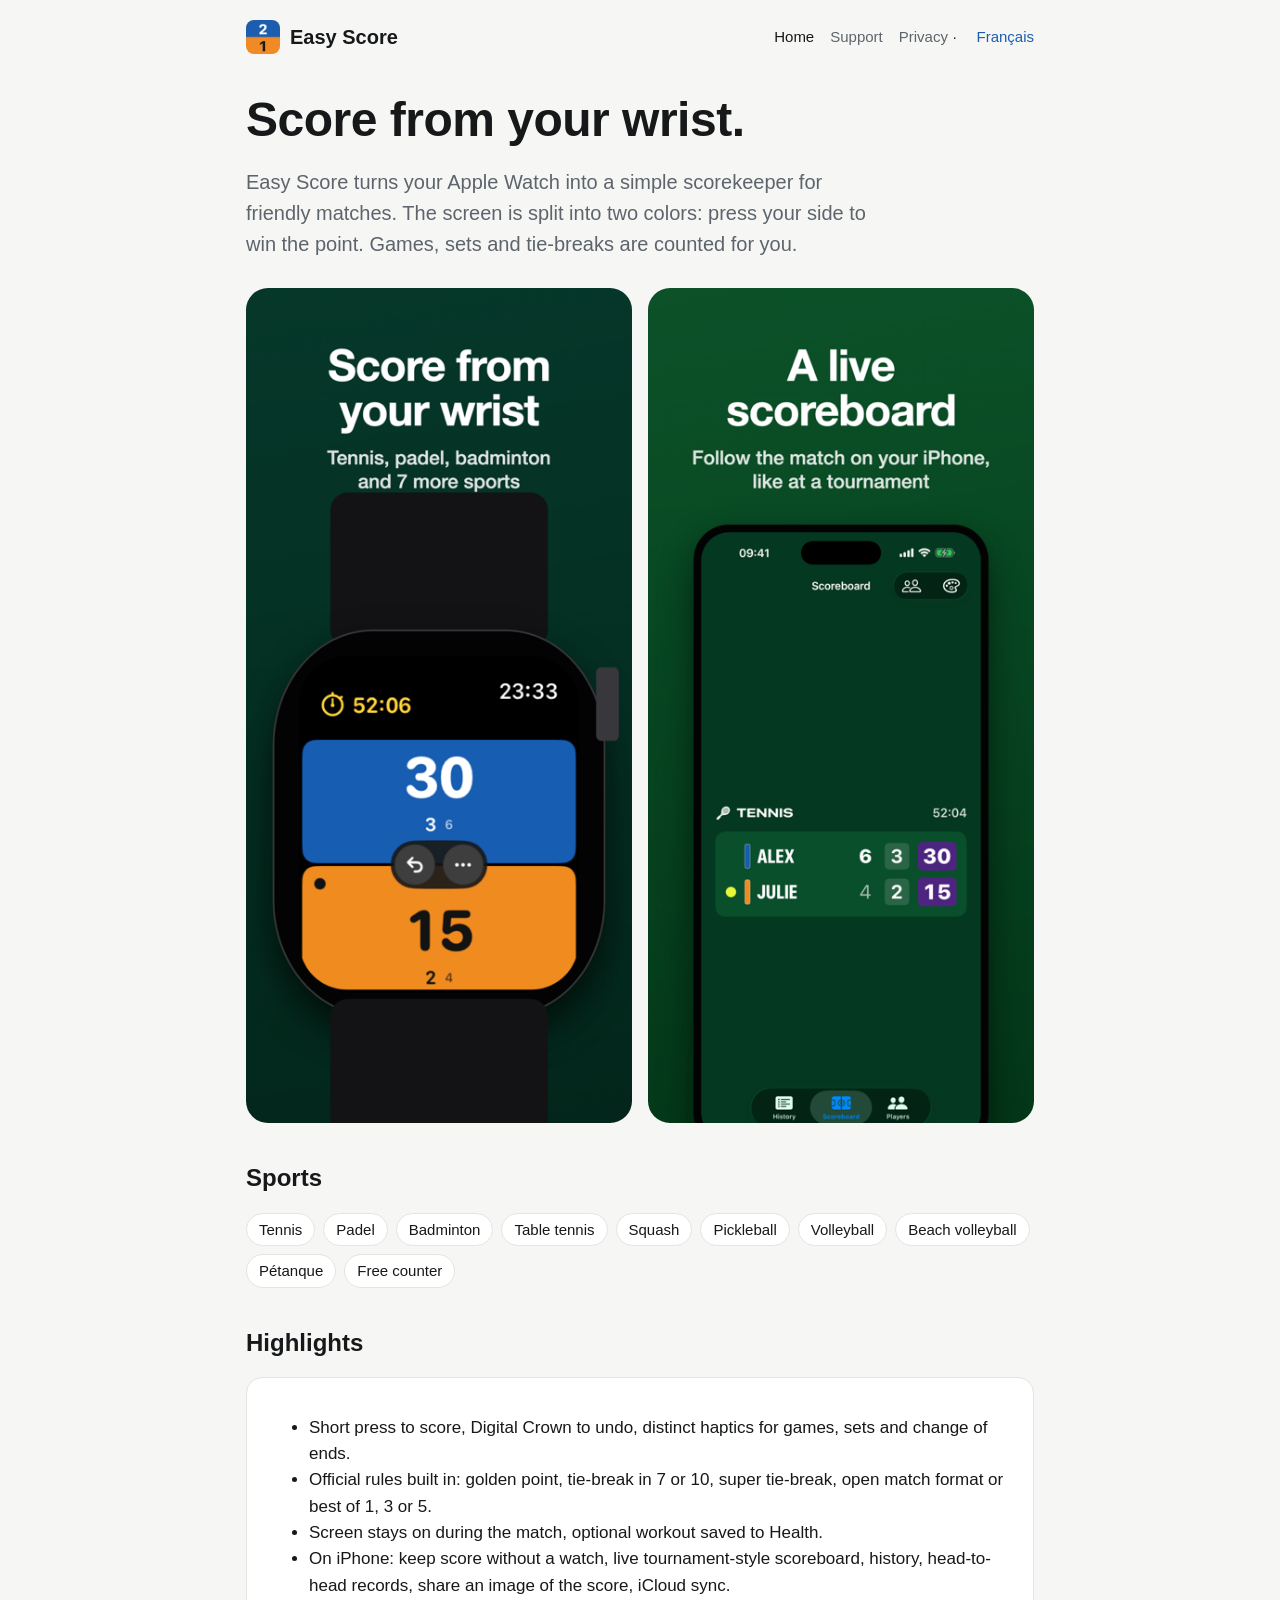
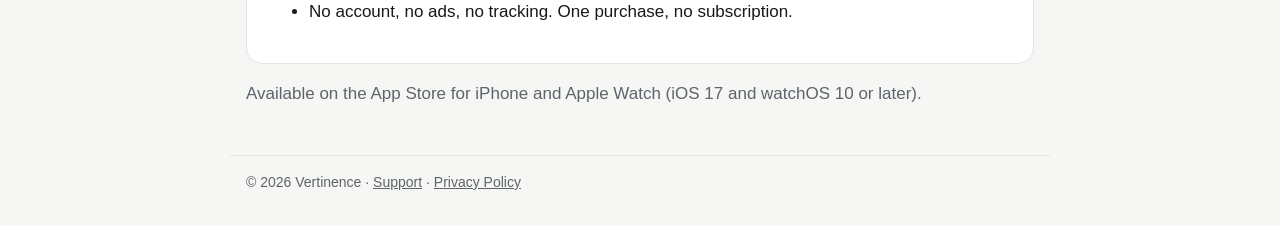
<file: index.html>
<!doctype html>
<html lang="en">
<head>
<meta charset="utf-8">
<meta name="viewport" content="width=device-width, initial-scale=1">
<title>Easy Score: score keeper for Apple Watch</title>
<meta name="description" content="Keep score of tennis, padel, badminton, table tennis, pickleball and more from your Apple Watch. One tap per point.">
<link rel="stylesheet" href="style.css">
<link rel="icon" href="img/favicon.png">
<link rel="apple-touch-icon" href="img/icon.png">
<link rel="alternate" hreflang="fr" href="fr/">
</head>
<body>
<header>
  <a class="brand" href="./"><img class="logo" src="img/icon.png" alt="">Easy Score</a>
  <nav><a href="./" aria-current="page">Home</a><a href="support.html">Support</a><a href="privacy.html">Privacy</a> <span class="lang">· <a href="fr/">Français</a></span></nav>
</header>
<main>
  <h1>Score from your wrist.</h1>
  <p class="lead">Easy Score turns your Apple Watch into a simple scorekeeper for friendly matches. The screen is split into two colors: press your side to win the point. Games, sets and tie-breaks are counted for you.</p>

  <div class="shots">
    <img src="img/watch-en.png" alt="Easy Score on Apple Watch during a tennis match">
    <img src="img/board-en.png" alt="Live scoreboard on iPhone">
  </div>

  <h2>Sports</h2>
  <ul class="sports">
    <li>Tennis</li><li>Padel</li><li>Badminton</li><li>Table tennis</li><li>Squash</li>
    <li>Pickleball</li><li>Volleyball</li><li>Beach volleyball</li><li>Pétanque</li><li>Free counter</li>
  </ul>

  <h2>Highlights</h2>
  <div class="card">
    <ul>
      <li>Short press to score, Digital Crown to undo, distinct haptics for games, sets and change of ends.</li>
      <li>Official rules built in: golden point, tie-break in 7 or 10, super tie-break, open match format or best of 1, 3 or 5.</li>
      <li>Screen stays on during the match, optional workout saved to Health.</li>
      <li>On iPhone: keep score without a watch, live tournament-style scoreboard, history, head-to-head records, share an image of the score, iCloud sync.</li>
      <li>No account, no ads, no tracking. One purchase, no subscription.</li>
    </ul>
  </div>
  <p class="muted">Available on the App Store for iPhone and Apple Watch (iOS 17 and watchOS 10 or later).</p>
</main>
<footer>© 2026 Vertinence · <a href="support.html">Support</a> · <a href="privacy.html">Privacy Policy</a></footer>
</body>
</html>
</file>
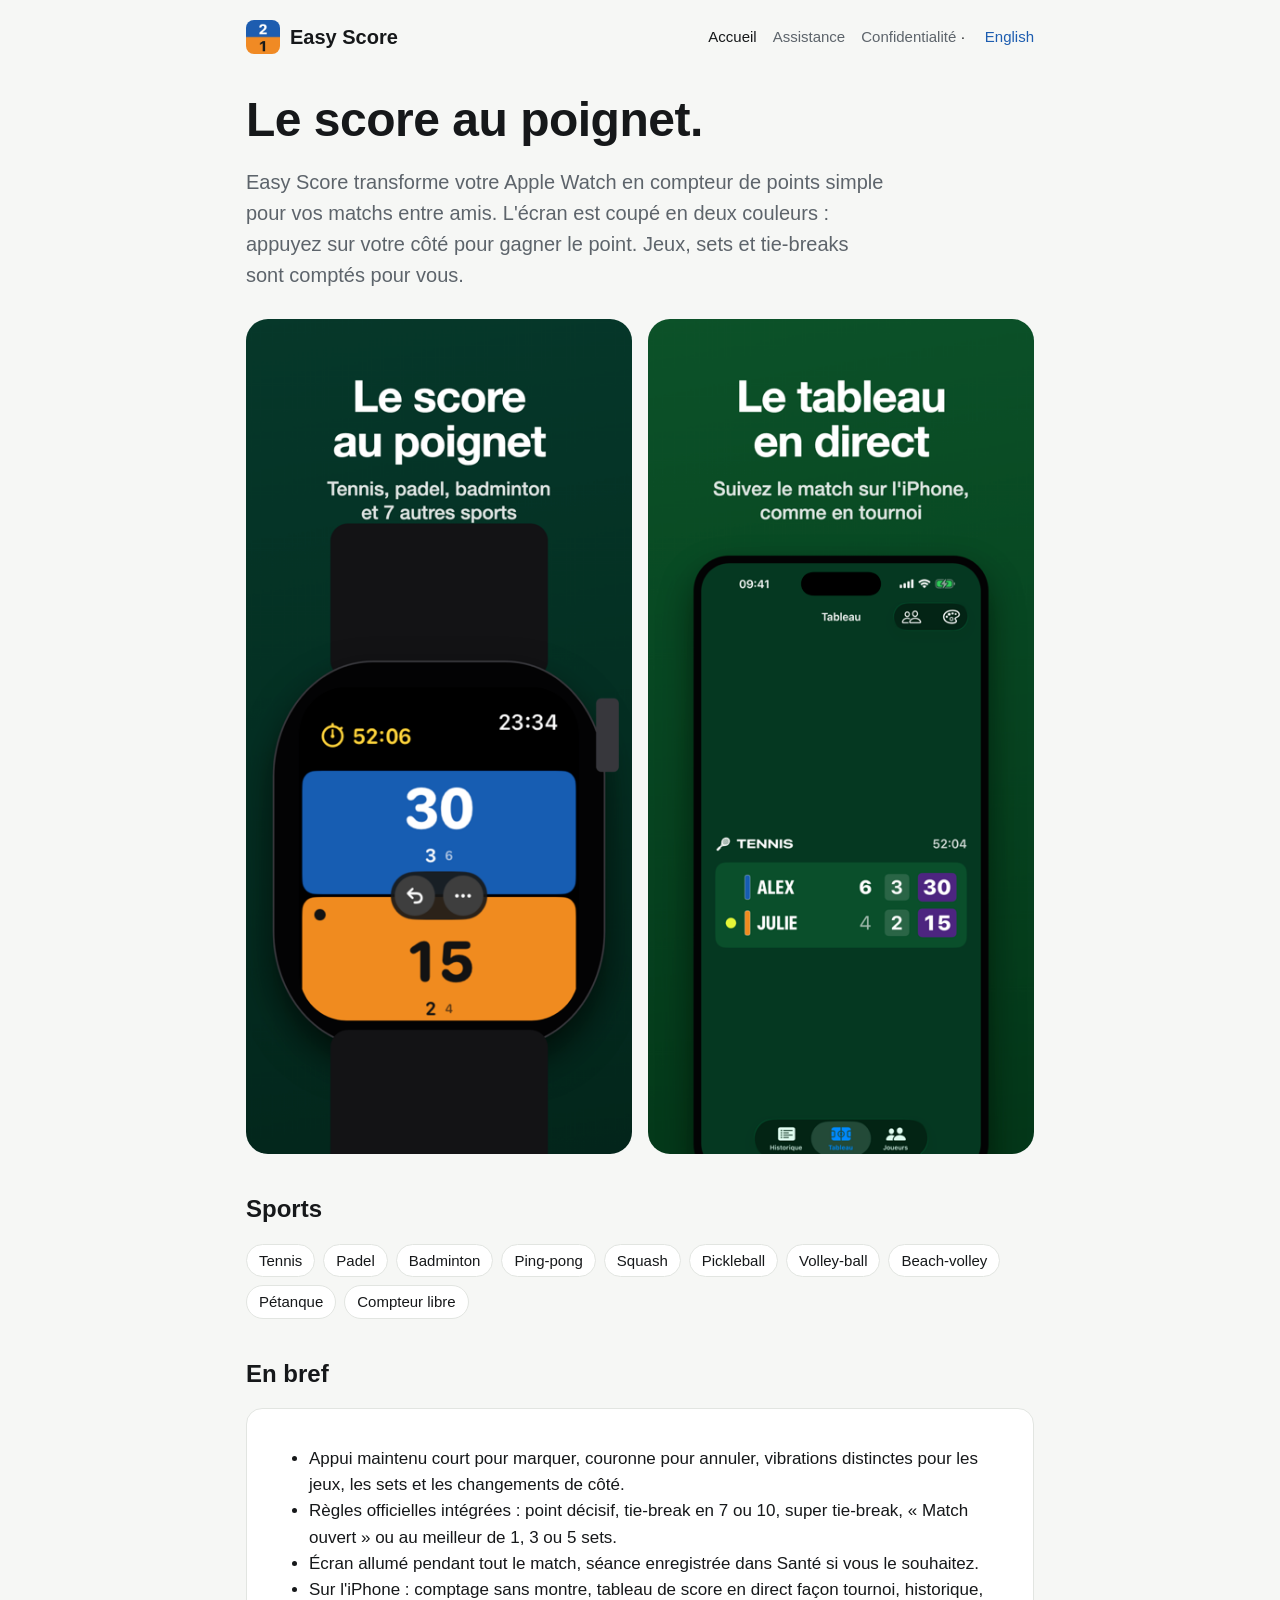
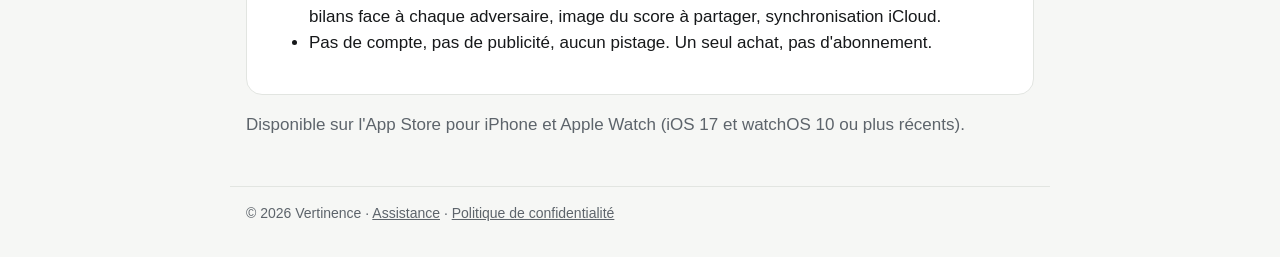
<file: fr/index.html>
<!doctype html>
<html lang="fr">
<head>
<meta charset="utf-8">
<meta name="viewport" content="width=device-width, initial-scale=1">
<title>Easy Score : compteur de points pour Apple Watch</title>
<meta name="description" content="Comptez les points au tennis, padel, badminton, ping-pong, pickleball et plus depuis votre Apple Watch. Un appui par point.">
<link rel="stylesheet" href="../style.css">
<link rel="icon" href="../img/favicon.png">
<link rel="apple-touch-icon" href="../img/icon.png">
<link rel="alternate" hreflang="en" href="../">
</head>
<body>
<header>
  <a class="brand" href="./"><img class="logo" src="../img/icon.png" alt="">Easy Score</a>
  <nav><a href="./" aria-current="page">Accueil</a><a href="support.html">Assistance</a><a href="privacy.html">Confidentialité</a> <span class="lang">· <a href="../">English</a></span></nav>
</header>
<main>
  <h1>Le score au poignet.</h1>
  <p class="lead">Easy Score transforme votre Apple Watch en compteur de points simple pour vos matchs entre amis. L'écran est coupé en deux couleurs : appuyez sur votre côté pour gagner le point. Jeux, sets et tie-breaks sont comptés pour vous.</p>

  <div class="shots">
    <img src="../img/watch-fr.png" alt="Easy Score sur Apple Watch pendant un match de tennis">
    <img src="../img/board-fr.png" alt="Tableau de score en direct sur l'iPhone">
  </div>

  <h2>Sports</h2>
  <ul class="sports">
    <li>Tennis</li><li>Padel</li><li>Badminton</li><li>Ping-pong</li><li>Squash</li>
    <li>Pickleball</li><li>Volley-ball</li><li>Beach-volley</li><li>Pétanque</li><li>Compteur libre</li>
  </ul>

  <h2>En bref</h2>
  <div class="card">
    <ul>
      <li>Appui maintenu court pour marquer, couronne pour annuler, vibrations distinctes pour les jeux, les sets et les changements de côté.</li>
      <li>Règles officielles intégrées : point décisif, tie-break en 7 ou 10, super tie-break, « Match ouvert » ou au meilleur de 1, 3 ou 5 sets.</li>
      <li>Écran allumé pendant tout le match, séance enregistrée dans Santé si vous le souhaitez.</li>
      <li>Sur l'iPhone : comptage sans montre, tableau de score en direct façon tournoi, historique, bilans face à chaque adversaire, image du score à partager, synchronisation iCloud.</li>
      <li>Pas de compte, pas de publicité, aucun pistage. Un seul achat, pas d'abonnement.</li>
    </ul>
  </div>
  <p class="muted">Disponible sur l'App Store pour iPhone et Apple Watch (iOS 17 et watchOS 10 ou plus récents).</p>
</main>
<footer>© 2026 Vertinence · <a href="support.html">Assistance</a> · <a href="privacy.html">Politique de confidentialité</a></footer>
</body>
</html>
</file>
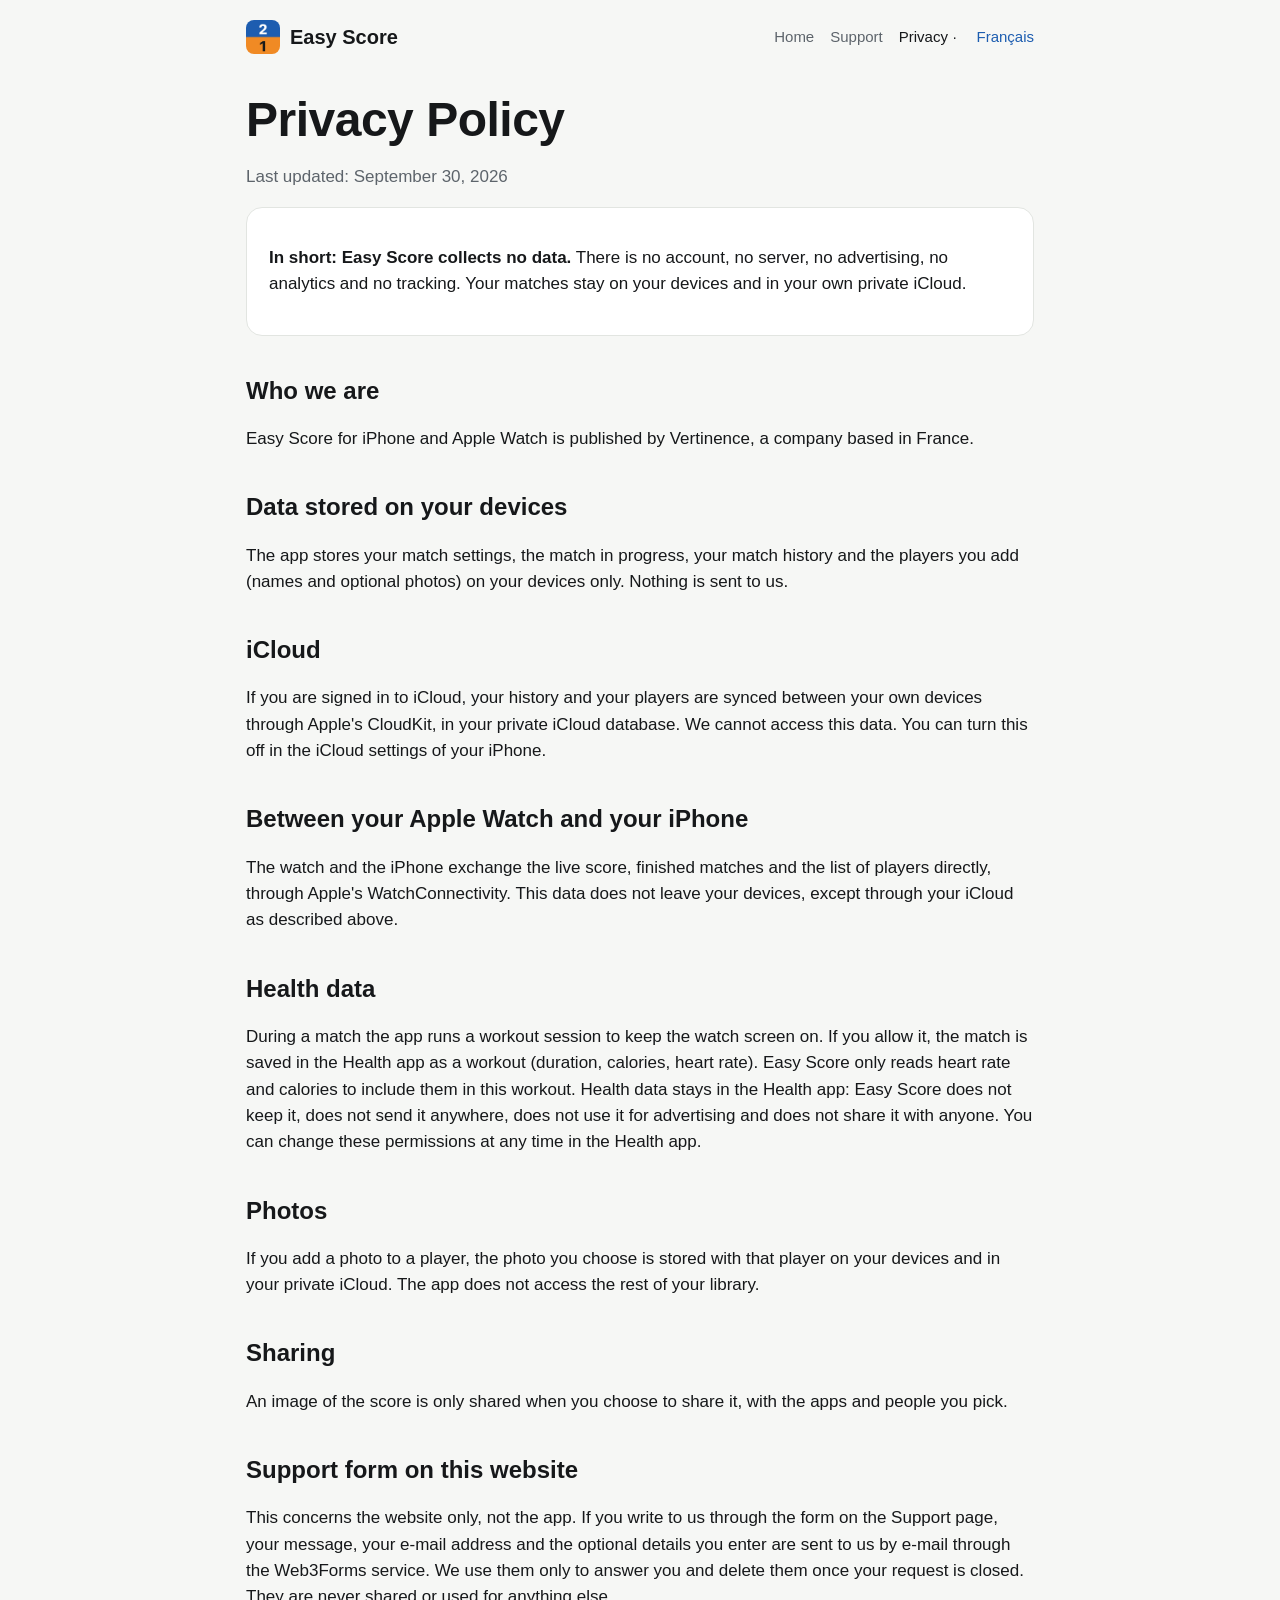
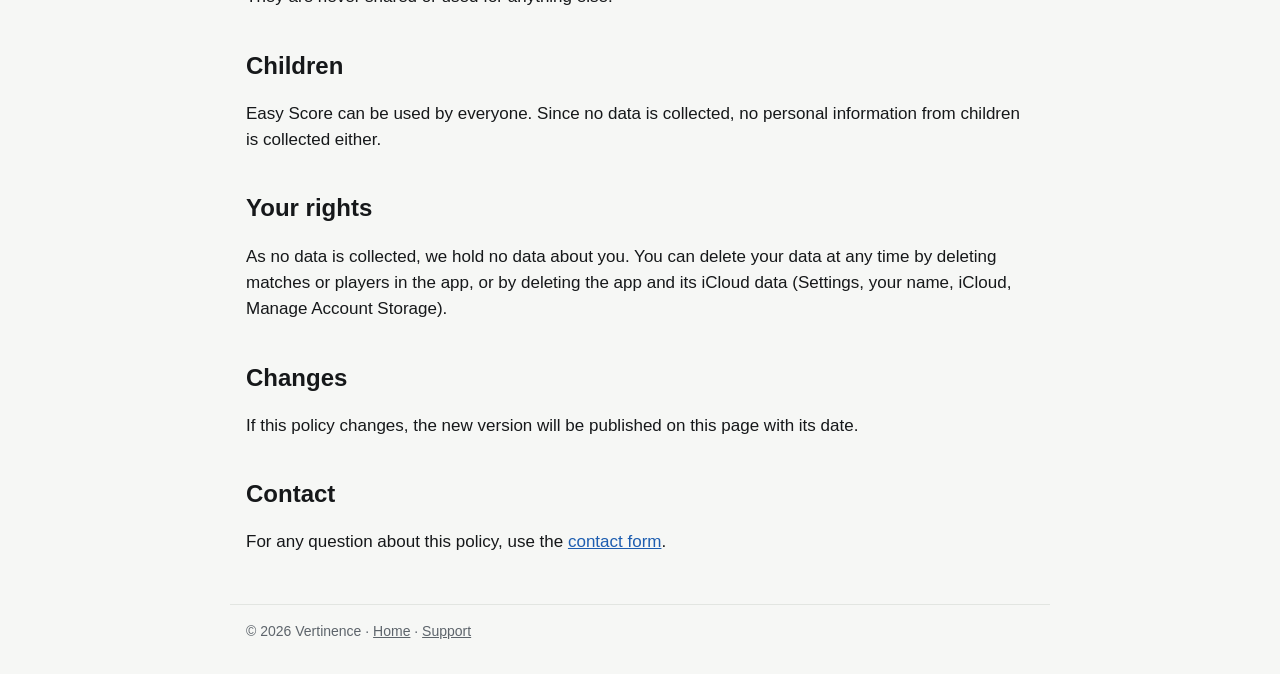
<file: privacy.html>
<!doctype html>
<html lang="en">
<head>
<meta charset="utf-8">
<meta name="viewport" content="width=device-width, initial-scale=1">
<title>Easy Score Privacy Policy</title>
<meta name="description" content="Easy Score collects no data. Your matches stay on your devices and in your private iCloud.">
<link rel="stylesheet" href="style.css">
<link rel="icon" href="img/favicon.png">
<link rel="apple-touch-icon" href="img/icon.png">
<link rel="alternate" hreflang="fr" href="fr/privacy.html">
</head>
<body>
<header>
  <a class="brand" href="./"><img class="logo" src="img/icon.png" alt="">Easy Score</a>
  <nav><a href="./">Home</a><a href="support.html">Support</a><a href="privacy.html" aria-current="page">Privacy</a> <span class="lang">· <a href="fr/privacy.html">Français</a></span></nav>
</header>
<main>
  <h1>Privacy Policy</h1>
  <p class="muted">Last updated: September 30, 2026</p>

  <div class="card">
    <p><strong>In short: Easy Score collects no data.</strong> There is no account, no server, no advertising, no analytics and no tracking. Your matches stay on your devices and in your own private iCloud.</p>
  </div>

  <h2>Who we are</h2>
  <p>Easy Score for iPhone and Apple Watch is published by Vertinence, a company based in France.</p>

  <h2>Data stored on your devices</h2>
  <p>The app stores your match settings, the match in progress, your match history and the players you add (names and optional photos) on your devices only. Nothing is sent to us.</p>

  <h2>iCloud</h2>
  <p>If you are signed in to iCloud, your history and your players are synced between your own devices through Apple's CloudKit, in your private iCloud database. We cannot access this data. You can turn this off in the iCloud settings of your iPhone.</p>

  <h2>Between your Apple Watch and your iPhone</h2>
  <p>The watch and the iPhone exchange the live score, finished matches and the list of players directly, through Apple's WatchConnectivity. This data does not leave your devices, except through your iCloud as described above.</p>

  <h2>Health data</h2>
  <p>During a match the app runs a workout session to keep the watch screen on. If you allow it, the match is saved in the Health app as a workout (duration, calories, heart rate). Easy Score only reads heart rate and calories to include them in this workout. Health data stays in the Health app: Easy Score does not keep it, does not send it anywhere, does not use it for advertising and does not share it with anyone. You can change these permissions at any time in the Health app.</p>

  <h2>Photos</h2>
  <p>If you add a photo to a player, the photo you choose is stored with that player on your devices and in your private iCloud. The app does not access the rest of your library.</p>

  <h2>Sharing</h2>
  <p>An image of the score is only shared when you choose to share it, with the apps and people you pick.</p>

  <h2>Support form on this website</h2>
  <p>This concerns the website only, not the app. If you write to us through the form on the Support page, your message, your e-mail address and the optional details you enter are sent to us by e-mail through the Web3Forms service. We use them only to answer you and delete them once your request is closed. They are never shared or used for anything else.</p>

  <h2>Children</h2>
  <p>Easy Score can be used by everyone. Since no data is collected, no personal information from children is collected either.</p>

  <h2>Your rights</h2>
  <p>As no data is collected, we hold no data about you. You can delete your data at any time by deleting matches or players in the app, or by deleting the app and its iCloud data (Settings, your name, iCloud, Manage Account Storage).</p>

  <h2>Changes</h2>
  <p>If this policy changes, the new version will be published on this page with its date.</p>

  <h2>Contact</h2>
  <p>For any question about this policy, use the <a href="support.html#contact">contact form</a>.</p>
</main>
<footer>© 2026 Vertinence · <a href="./">Home</a> · <a href="support.html">Support</a></footer>
</body>
</html>
</file>
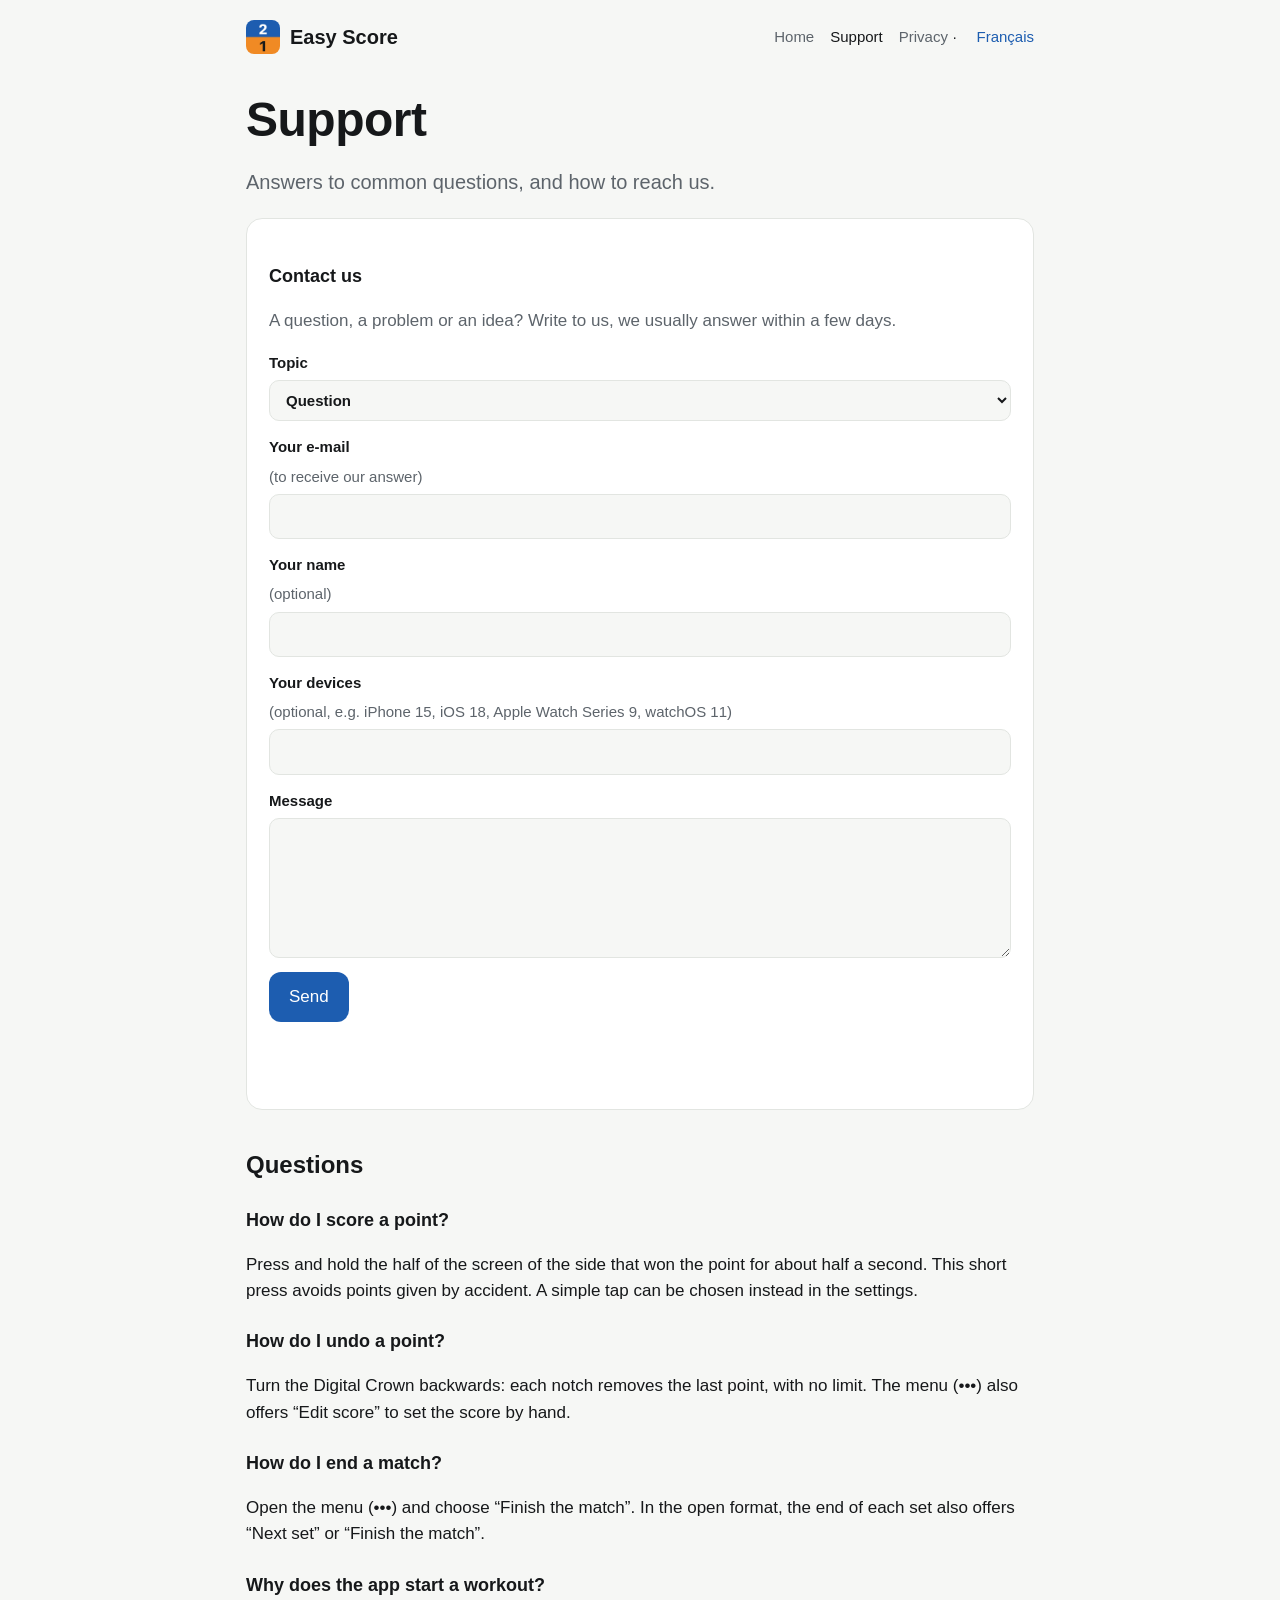
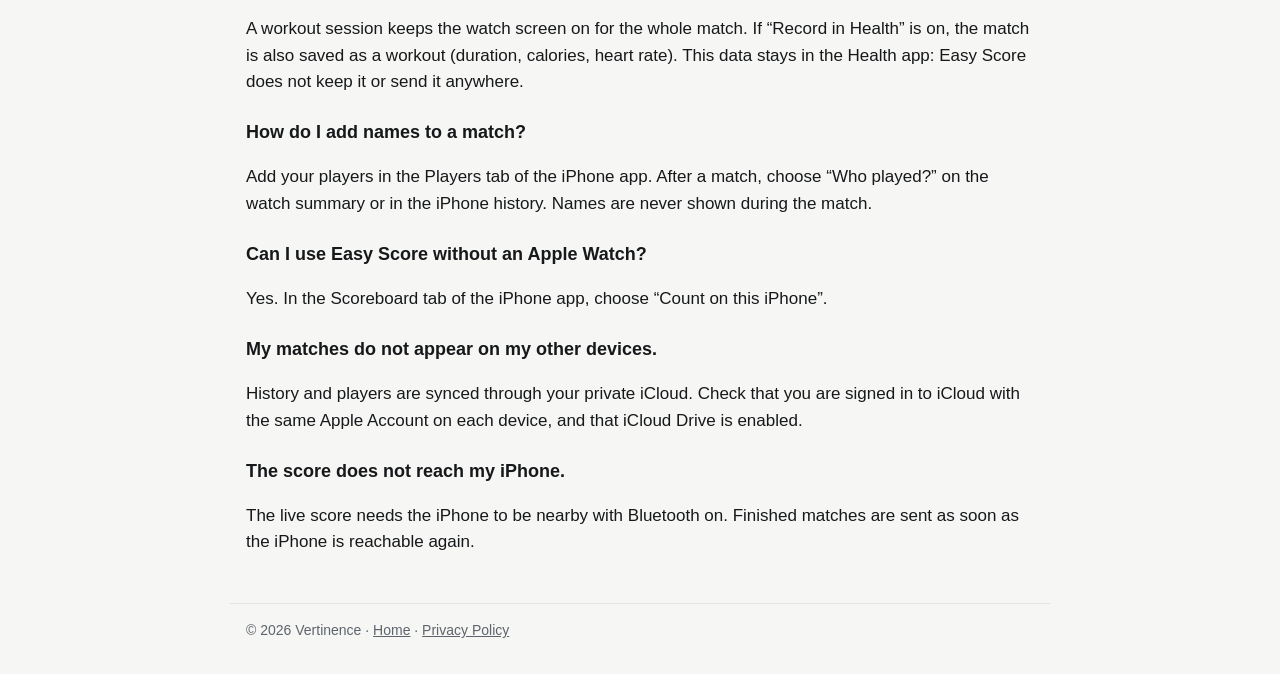
<file: support.html>
<!doctype html>
<html lang="en">
<head>
<meta charset="utf-8">
<meta name="viewport" content="width=device-width, initial-scale=1">
<title>Easy Score Support</title>
<meta name="description" content="Help and contact for Easy Score, the score keeper for Apple Watch and iPhone.">
<link rel="stylesheet" href="style.css">
<link rel="icon" href="img/favicon.png">
<link rel="apple-touch-icon" href="img/icon.png">
<link rel="alternate" hreflang="fr" href="fr/support.html">
</head>
<body>
<header>
  <a class="brand" href="./"><img class="logo" src="img/icon.png" alt="">Easy Score</a>
  <nav><a href="./">Home</a><a href="support.html" aria-current="page">Support</a><a href="privacy.html">Privacy</a> <span class="lang">· <a href="fr/support.html">Français</a></span></nav>
</header>
<main>
  <h1>Support</h1>
  <p class="lead">Answers to common questions, and how to reach us.</p>

  <div class="card" id="contact">
    <h3>Contact us</h3>
    <p class="muted">A question, a problem or an idea? Write to us, we usually answer within a few days.</p>
    <form class="support" data-sending="Sending…" data-sent="Thank you! Your message has been sent. We will answer by e-mail." data-failed="Sorry, the message could not be sent. Please try again in a moment.">
      <label>Topic
        <select name="topic" required>
          <option>Question</option>
          <option>Problem</option>
          <option>Idea</option>
          <option>Other</option>
        </select>
      </label>
      <label>Your e-mail <span class="optional">(to receive our answer)</span>
        <input type="email" name="email" required autocomplete="email">
      </label>
      <label>Your name <span class="optional">(optional)</span>
        <input type="text" name="name" autocomplete="name">
      </label>
      <label>Your devices <span class="optional">(optional, e.g. iPhone 15, iOS 18, Apple Watch Series 9, watchOS 11)</span>
        <input type="text" name="devices">
      </label>
      <label>Message
        <textarea name="message" required></textarea>
      </label>
      <input type="checkbox" name="botcheck" class="hidden" tabindex="-1" autocomplete="off">
      <button type="submit" class="button">Send</button>
      <p class="status" role="status" aria-live="polite"></p>
    </form>
  </div>

  <h2>Questions</h2>

  <h3>How do I score a point?</h3>
  <p>Press and hold the half of the screen of the side that won the point for about half a second. This short press avoids points given by accident. A simple tap can be chosen instead in the settings.</p>

  <h3>How do I undo a point?</h3>
  <p>Turn the Digital Crown backwards: each notch removes the last point, with no limit. The menu (•••) also offers “Edit score” to set the score by hand.</p>

  <h3>How do I end a match?</h3>
  <p>Open the menu (•••) and choose “Finish the match”. In the open format, the end of each set also offers “Next set” or “Finish the match”.</p>

  <h3>Why does the app start a workout?</h3>
  <p>A workout session keeps the watch screen on for the whole match. If “Record in Health” is on, the match is also saved as a workout (duration, calories, heart rate). This data stays in the Health app: Easy Score does not keep it or send it anywhere.</p>

  <h3>How do I add names to a match?</h3>
  <p>Add your players in the Players tab of the iPhone app. After a match, choose “Who played?” on the watch summary or in the iPhone history. Names are never shown during the match.</p>

  <h3>Can I use Easy Score without an Apple Watch?</h3>
  <p>Yes. In the Scoreboard tab of the iPhone app, choose “Count on this iPhone”.</p>

  <h3>My matches do not appear on my other devices.</h3>
  <p>History and players are synced through your private iCloud. Check that you are signed in to iCloud with the same Apple Account on each device, and that iCloud Drive is enabled.</p>

  <h3>The score does not reach my iPhone.</h3>
  <p>The live score needs the iPhone to be nearby with Bluetooth on. Finished matches are sent as soon as the iPhone is reachable again.</p>
</main>
<footer>© 2026 Vertinence · <a href="./">Home</a> · <a href="privacy.html">Privacy Policy</a></footer>
<script src="form.js?v=2"></script>
</body>
</html>
</file>
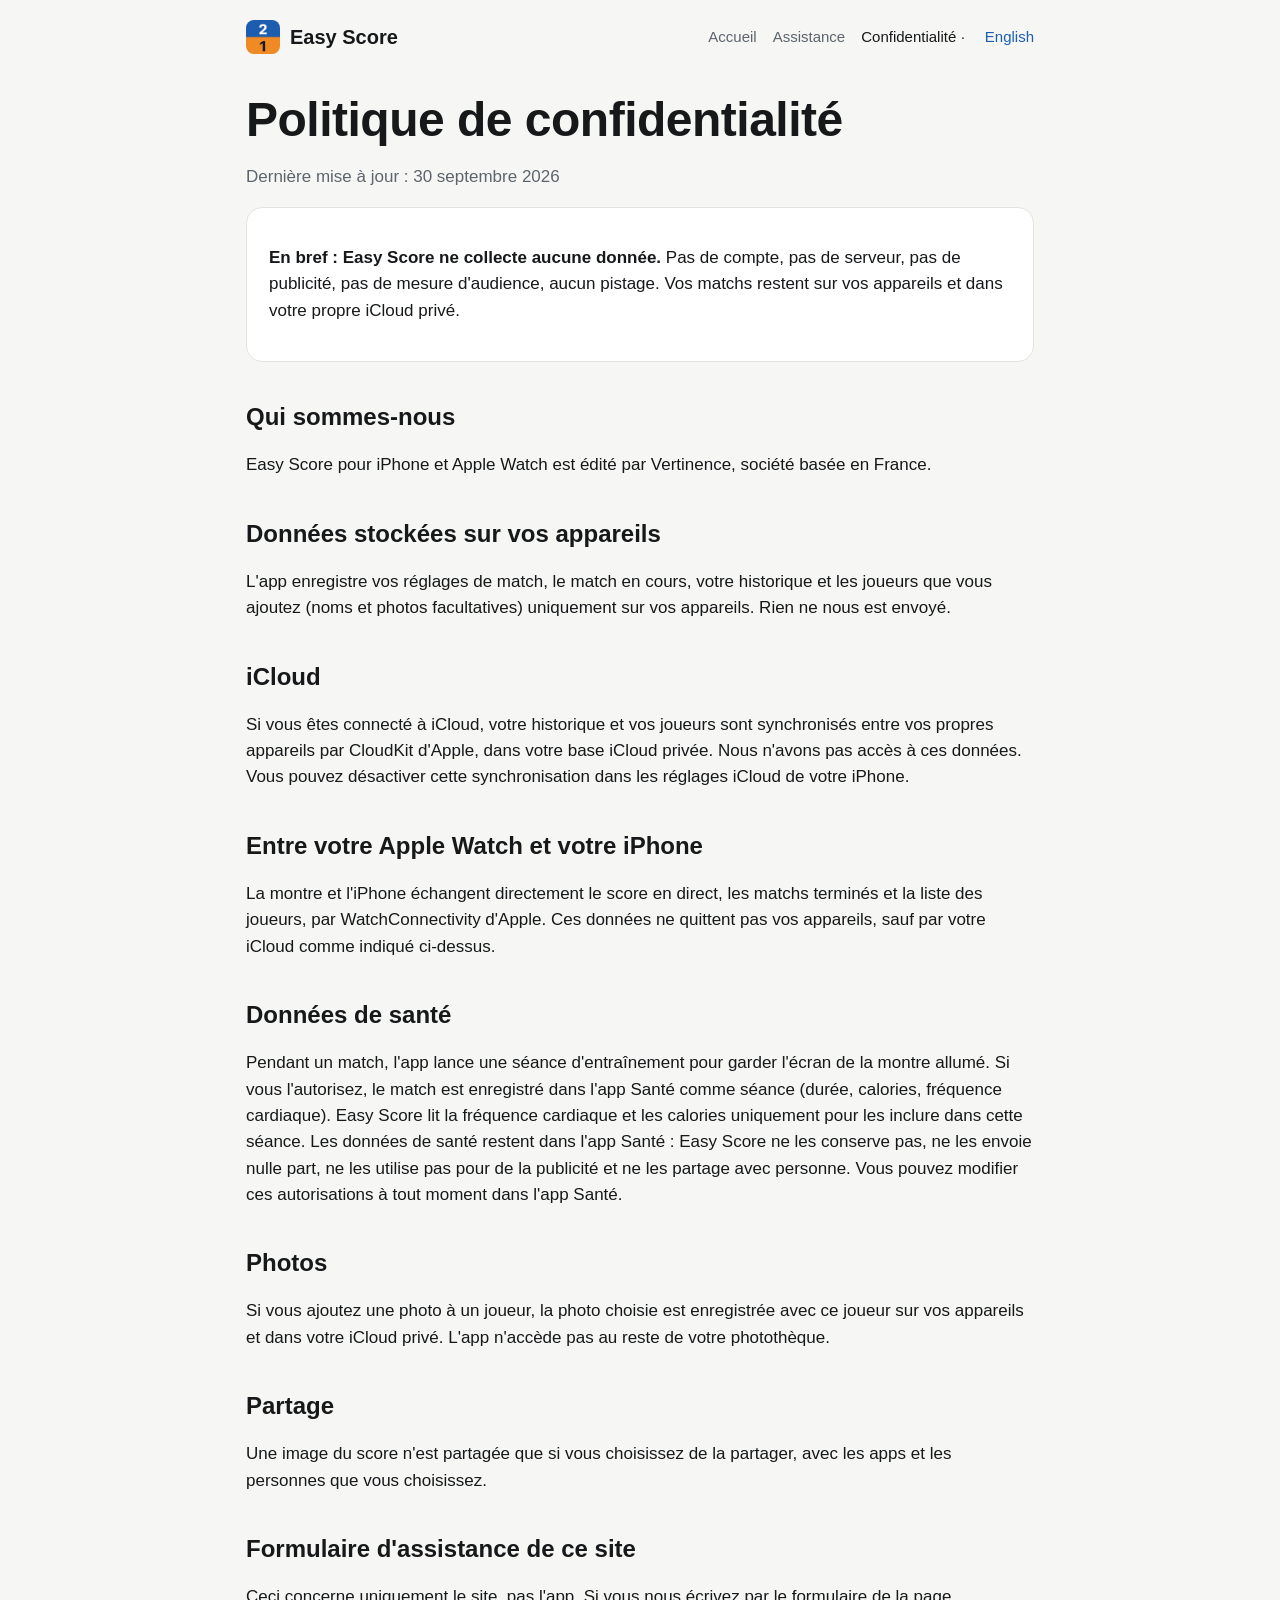
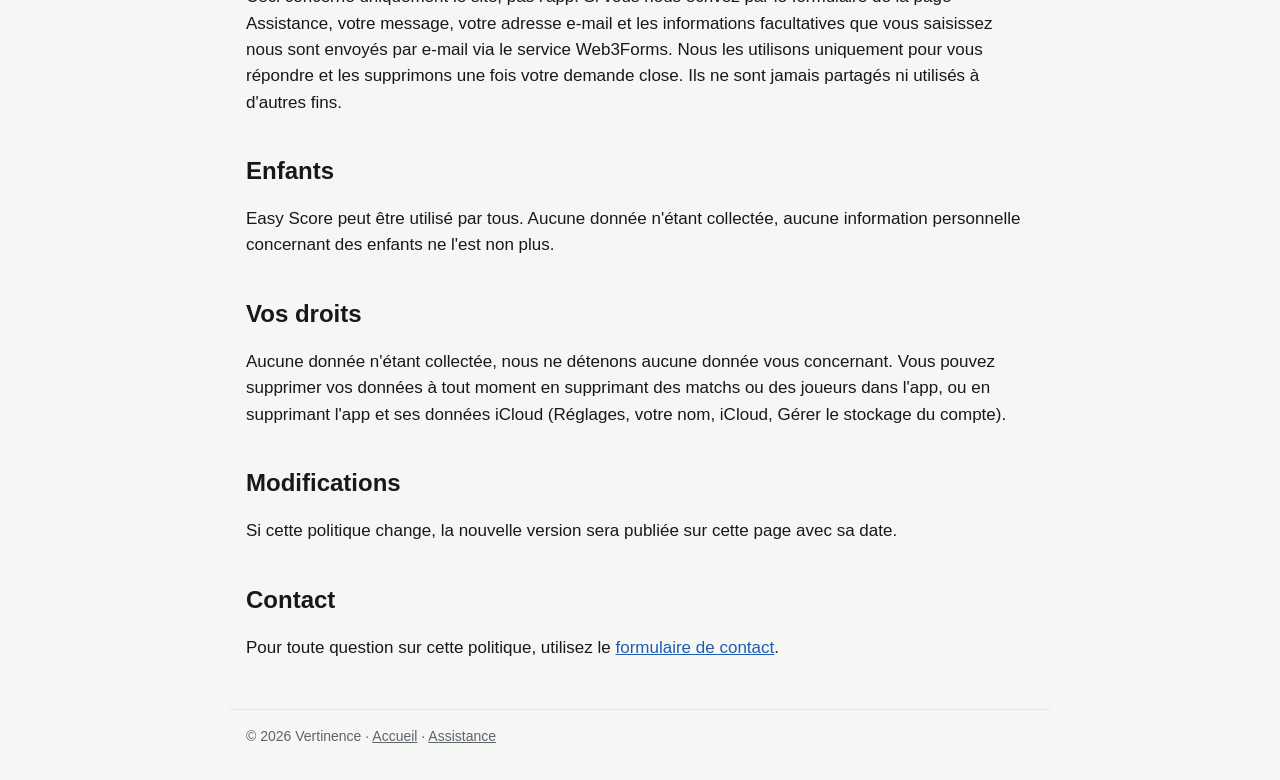
<file: fr/privacy.html>
<!doctype html>
<html lang="fr">
<head>
<meta charset="utf-8">
<meta name="viewport" content="width=device-width, initial-scale=1">
<title>Politique de confidentialité Easy Score</title>
<meta name="description" content="Easy Score ne collecte aucune donnée. Vos matchs restent sur vos appareils et dans votre iCloud privé.">
<link rel="stylesheet" href="../style.css">
<link rel="icon" href="../img/favicon.png">
<link rel="apple-touch-icon" href="../img/icon.png">
<link rel="alternate" hreflang="en" href="../privacy.html">
</head>
<body>
<header>
  <a class="brand" href="./"><img class="logo" src="../img/icon.png" alt="">Easy Score</a>
  <nav><a href="./">Accueil</a><a href="support.html">Assistance</a><a href="privacy.html" aria-current="page">Confidentialité</a> <span class="lang">· <a href="../privacy.html">English</a></span></nav>
</header>
<main>
  <h1>Politique de confidentialité</h1>
  <p class="muted">Dernière mise à jour : 30 septembre 2026</p>

  <div class="card">
    <p><strong>En bref : Easy Score ne collecte aucune donnée.</strong> Pas de compte, pas de serveur, pas de publicité, pas de mesure d'audience, aucun pistage. Vos matchs restent sur vos appareils et dans votre propre iCloud privé.</p>
  </div>

  <h2>Qui sommes-nous</h2>
  <p>Easy Score pour iPhone et Apple Watch est édité par Vertinence, société basée en France.</p>

  <h2>Données stockées sur vos appareils</h2>
  <p>L'app enregistre vos réglages de match, le match en cours, votre historique et les joueurs que vous ajoutez (noms et photos facultatives) uniquement sur vos appareils. Rien ne nous est envoyé.</p>

  <h2>iCloud</h2>
  <p>Si vous êtes connecté à iCloud, votre historique et vos joueurs sont synchronisés entre vos propres appareils par CloudKit d'Apple, dans votre base iCloud privée. Nous n'avons pas accès à ces données. Vous pouvez désactiver cette synchronisation dans les réglages iCloud de votre iPhone.</p>

  <h2>Entre votre Apple Watch et votre iPhone</h2>
  <p>La montre et l'iPhone échangent directement le score en direct, les matchs terminés et la liste des joueurs, par WatchConnectivity d'Apple. Ces données ne quittent pas vos appareils, sauf par votre iCloud comme indiqué ci-dessus.</p>

  <h2>Données de santé</h2>
  <p>Pendant un match, l'app lance une séance d'entraînement pour garder l'écran de la montre allumé. Si vous l'autorisez, le match est enregistré dans l'app Santé comme séance (durée, calories, fréquence cardiaque). Easy Score lit la fréquence cardiaque et les calories uniquement pour les inclure dans cette séance. Les données de santé restent dans l'app Santé : Easy Score ne les conserve pas, ne les envoie nulle part, ne les utilise pas pour de la publicité et ne les partage avec personne. Vous pouvez modifier ces autorisations à tout moment dans l'app Santé.</p>

  <h2>Photos</h2>
  <p>Si vous ajoutez une photo à un joueur, la photo choisie est enregistrée avec ce joueur sur vos appareils et dans votre iCloud privé. L'app n'accède pas au reste de votre photothèque.</p>

  <h2>Partage</h2>
  <p>Une image du score n'est partagée que si vous choisissez de la partager, avec les apps et les personnes que vous choisissez.</p>

  <h2>Formulaire d'assistance de ce site</h2>
  <p>Ceci concerne uniquement le site, pas l'app. Si vous nous écrivez par le formulaire de la page Assistance, votre message, votre adresse e-mail et les informations facultatives que vous saisissez nous sont envoyés par e-mail via le service Web3Forms. Nous les utilisons uniquement pour vous répondre et les supprimons une fois votre demande close. Ils ne sont jamais partagés ni utilisés à d'autres fins.</p>

  <h2>Enfants</h2>
  <p>Easy Score peut être utilisé par tous. Aucune donnée n'étant collectée, aucune information personnelle concernant des enfants ne l'est non plus.</p>

  <h2>Vos droits</h2>
  <p>Aucune donnée n'étant collectée, nous ne détenons aucune donnée vous concernant. Vous pouvez supprimer vos données à tout moment en supprimant des matchs ou des joueurs dans l'app, ou en supprimant l'app et ses données iCloud (Réglages, votre nom, iCloud, Gérer le stockage du compte).</p>

  <h2>Modifications</h2>
  <p>Si cette politique change, la nouvelle version sera publiée sur cette page avec sa date.</p>

  <h2>Contact</h2>
  <p>Pour toute question sur cette politique, utilisez le <a href="support.html#contact">formulaire de contact</a>.</p>
</main>
<footer>© 2026 Vertinence · <a href="./">Accueil</a> · <a href="support.html">Assistance</a></footer>
</body>
</html>
</file>
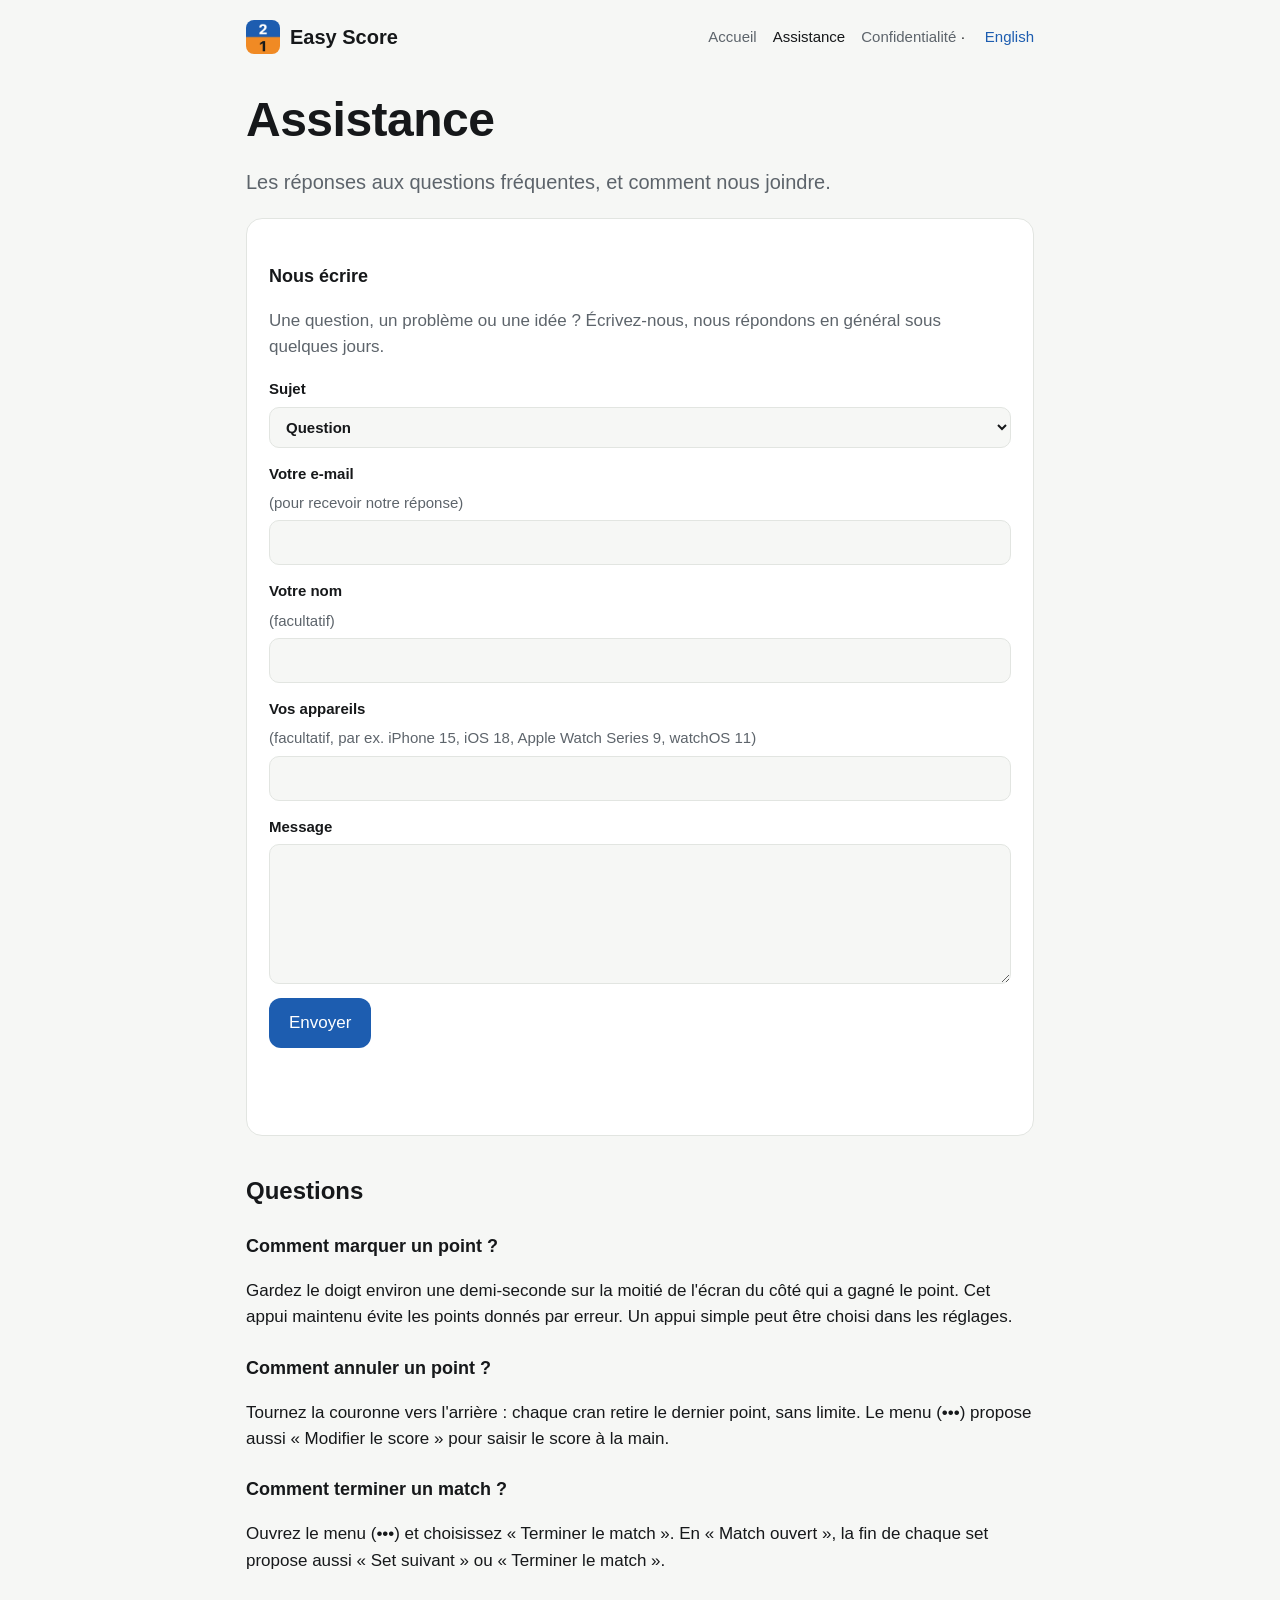
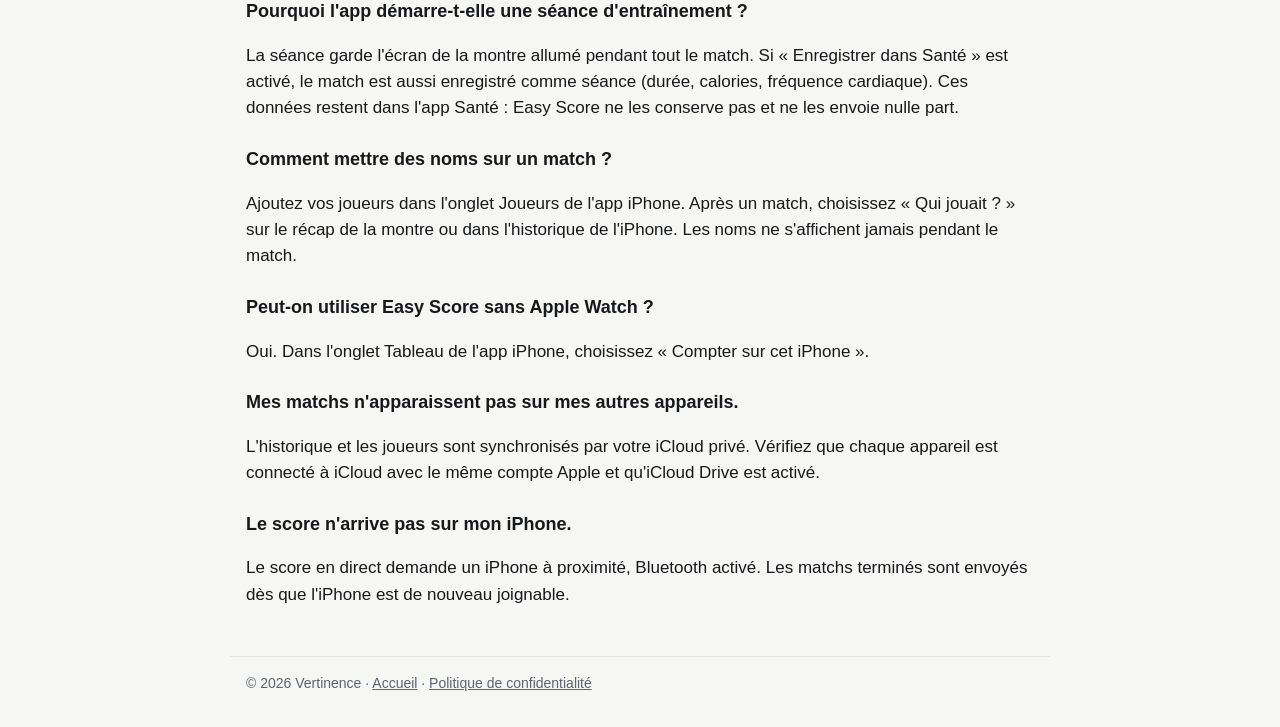
<file: fr/support.html>
<!doctype html>
<html lang="fr">
<head>
<meta charset="utf-8">
<meta name="viewport" content="width=device-width, initial-scale=1">
<title>Assistance Easy Score</title>
<meta name="description" content="Aide et contact pour Easy Score, le compteur de points pour Apple Watch et iPhone.">
<link rel="stylesheet" href="../style.css">
<link rel="icon" href="../img/favicon.png">
<link rel="apple-touch-icon" href="../img/icon.png">
<link rel="alternate" hreflang="en" href="../support.html">
</head>
<body>
<header>
  <a class="brand" href="./"><img class="logo" src="../img/icon.png" alt="">Easy Score</a>
  <nav><a href="./">Accueil</a><a href="support.html" aria-current="page">Assistance</a><a href="privacy.html">Confidentialité</a> <span class="lang">· <a href="../support.html">English</a></span></nav>
</header>
<main>
  <h1>Assistance</h1>
  <p class="lead">Les réponses aux questions fréquentes, et comment nous joindre.</p>

  <div class="card" id="contact">
    <h3>Nous écrire</h3>
    <p class="muted">Une question, un problème ou une idée ? Écrivez-nous, nous répondons en général sous quelques jours.</p>
    <form class="support" data-sending="Envoi en cours…" data-sent="Merci ! Votre message est envoyé. Nous vous répondrons par e-mail." data-failed="Désolé, le message n'a pas pu être envoyé. Réessayez dans un instant.">
      <label>Sujet
        <select name="topic" required>
          <option value="Question">Question</option>
          <option value="Problème">Problème</option>
          <option value="Idée">Idée</option>
          <option value="Autre">Autre</option>
        </select>
      </label>
      <label>Votre e-mail <span class="optional">(pour recevoir notre réponse)</span>
        <input type="email" name="email" required autocomplete="email">
      </label>
      <label>Votre nom <span class="optional">(facultatif)</span>
        <input type="text" name="name" autocomplete="name">
      </label>
      <label>Vos appareils <span class="optional">(facultatif, par ex. iPhone 15, iOS 18, Apple Watch Series 9, watchOS 11)</span>
        <input type="text" name="devices">
      </label>
      <label>Message
        <textarea name="message" required></textarea>
      </label>
      <input type="checkbox" name="botcheck" class="hidden" tabindex="-1" autocomplete="off">
      <button type="submit" class="button">Envoyer</button>
      <p class="status" role="status" aria-live="polite"></p>
    </form>
  </div>

  <h2>Questions</h2>

  <h3>Comment marquer un point ?</h3>
  <p>Gardez le doigt environ une demi-seconde sur la moitié de l'écran du côté qui a gagné le point. Cet appui maintenu évite les points donnés par erreur. Un appui simple peut être choisi dans les réglages.</p>

  <h3>Comment annuler un point ?</h3>
  <p>Tournez la couronne vers l'arrière : chaque cran retire le dernier point, sans limite. Le menu (•••) propose aussi « Modifier le score » pour saisir le score à la main.</p>

  <h3>Comment terminer un match ?</h3>
  <p>Ouvrez le menu (•••) et choisissez « Terminer le match ». En « Match ouvert », la fin de chaque set propose aussi « Set suivant » ou « Terminer le match ».</p>

  <h3>Pourquoi l'app démarre-t-elle une séance d'entraînement ?</h3>
  <p>La séance garde l'écran de la montre allumé pendant tout le match. Si « Enregistrer dans Santé » est activé, le match est aussi enregistré comme séance (durée, calories, fréquence cardiaque). Ces données restent dans l'app Santé : Easy Score ne les conserve pas et ne les envoie nulle part.</p>

  <h3>Comment mettre des noms sur un match ?</h3>
  <p>Ajoutez vos joueurs dans l'onglet Joueurs de l'app iPhone. Après un match, choisissez « Qui jouait ? » sur le récap de la montre ou dans l'historique de l'iPhone. Les noms ne s'affichent jamais pendant le match.</p>

  <h3>Peut-on utiliser Easy Score sans Apple Watch ?</h3>
  <p>Oui. Dans l'onglet Tableau de l'app iPhone, choisissez « Compter sur cet iPhone ».</p>

  <h3>Mes matchs n'apparaissent pas sur mes autres appareils.</h3>
  <p>L'historique et les joueurs sont synchronisés par votre iCloud privé. Vérifiez que chaque appareil est connecté à iCloud avec le même compte Apple et qu'iCloud Drive est activé.</p>

  <h3>Le score n'arrive pas sur mon iPhone.</h3>
  <p>Le score en direct demande un iPhone à proximité, Bluetooth activé. Les matchs terminés sont envoyés dès que l'iPhone est de nouveau joignable.</p>
</main>
<footer>© 2026 Vertinence · <a href="./">Accueil</a> · <a href="privacy.html">Politique de confidentialité</a></footer>
<script src="../form.js?v=2"></script>
</body>
</html>
</file>
<file: style.css>
:root {
  --bg: #f6f7f5;
  --card: #ffffff;
  --text: #16181a;
  --muted: #5d646b;
  --accent: #1d5db0;
  --accent2: #f08a24;
  --line: #e2e5e1;
}
@media (prefers-color-scheme: dark) {
  :root {
    --bg: #0f1210;
    --card: #181c1a;
    --text: #eef1ee;
    --muted: #a4aba6;
    --accent: #6ea4ee;
    --accent2: #f5a55a;
    --line: #2a302c;
  }
}
* { box-sizing: border-box; }
body {
  margin: 0;
  background: var(--bg);
  color: var(--text);
  font: 17px/1.55 -apple-system, BlinkMacSystemFont, "SF Pro Text", "Helvetica Neue", Arial, sans-serif;
}
header, main, footer { max-width: 820px; margin: 0 auto; padding: 0 16px; }
header { display: flex; align-items: center; justify-content: space-between; gap: 12px; padding-top: 20px; flex-wrap: wrap; }
.brand { display: flex; align-items: center; gap: 10px; font-weight: 700; font-size: 20px; color: var(--text); text-decoration: none; }
.logo { width: 34px; height: 34px; border-radius: 8px; display: block; }
nav a { color: var(--muted); text-decoration: none; margin-left: 16px; font-size: 15px; }
nav a:hover, nav a[aria-current] { color: var(--text); }
.lang { font-size: 14px; }
.lang a { color: var(--accent); text-decoration: none; }
h1 { font-size: clamp(32px, 6vw, 48px); line-height: 1.1; margin: 40px 0 12px; letter-spacing: -0.5px; }
h2 { font-size: 24px; margin: 36px 0 8px; }
h3 { font-size: 18px; margin: 24px 0 4px; }
p, li { color: var(--text); }
.lead { font-size: 20px; color: var(--muted); max-width: 640px; }
.muted { color: var(--muted); }
.shots { display: grid; grid-template-columns: repeat(auto-fit, minmax(220px, 1fr)); gap: 16px; margin: 28px 0; }
.shots img { width: 100%; border-radius: 22px; display: block; }
.card { background: var(--card); border: 1px solid var(--line); border-radius: 16px; padding: 20px 22px; margin: 16px 0; }
.sports { display: flex; flex-wrap: wrap; gap: 8px; padding: 0; list-style: none; }
.sports li { background: var(--card); border: 1px solid var(--line); border-radius: 999px; padding: 4px 12px; font-size: 15px; }
a { color: var(--accent); }
.button { display: inline-block; background: var(--accent); color: #fff; padding: 12px 20px; border-radius: 12px; text-decoration: none; font-weight: 600; }
form.support { display: grid; gap: 14px; margin-top: 8px; }
form.support label { display: grid; gap: 6px; font-weight: 600; font-size: 15px; }
form.support .optional { font-weight: 400; color: var(--muted); }
form.support input, form.support select, form.support textarea {
  font: inherit; color: var(--text); background: var(--bg);
  border: 1px solid var(--line); border-radius: 10px; padding: 10px 12px; width: 100%;
}
form.support textarea { min-height: 140px; resize: vertical; }
form.support input:focus, form.support select:focus, form.support textarea:focus { outline: 2px solid var(--accent); border-color: transparent; }
form.support button { justify-self: start; border: 0; cursor: pointer; font: inherit; }
form.support button:disabled { opacity: .6; cursor: default; }
form.support .hidden { display: none; }
.status { min-height: 1.5em; font-size: 15px; color: var(--muted); }
.status.ok { color: #2e8b57; }
.status.error { color: #c0392b; }
footer { border-top: 1px solid var(--line); margin-top: 48px; padding-top: 16px; padding-bottom: 32px; font-size: 14px; color: var(--muted); }
footer a { color: var(--muted); }
</file>
